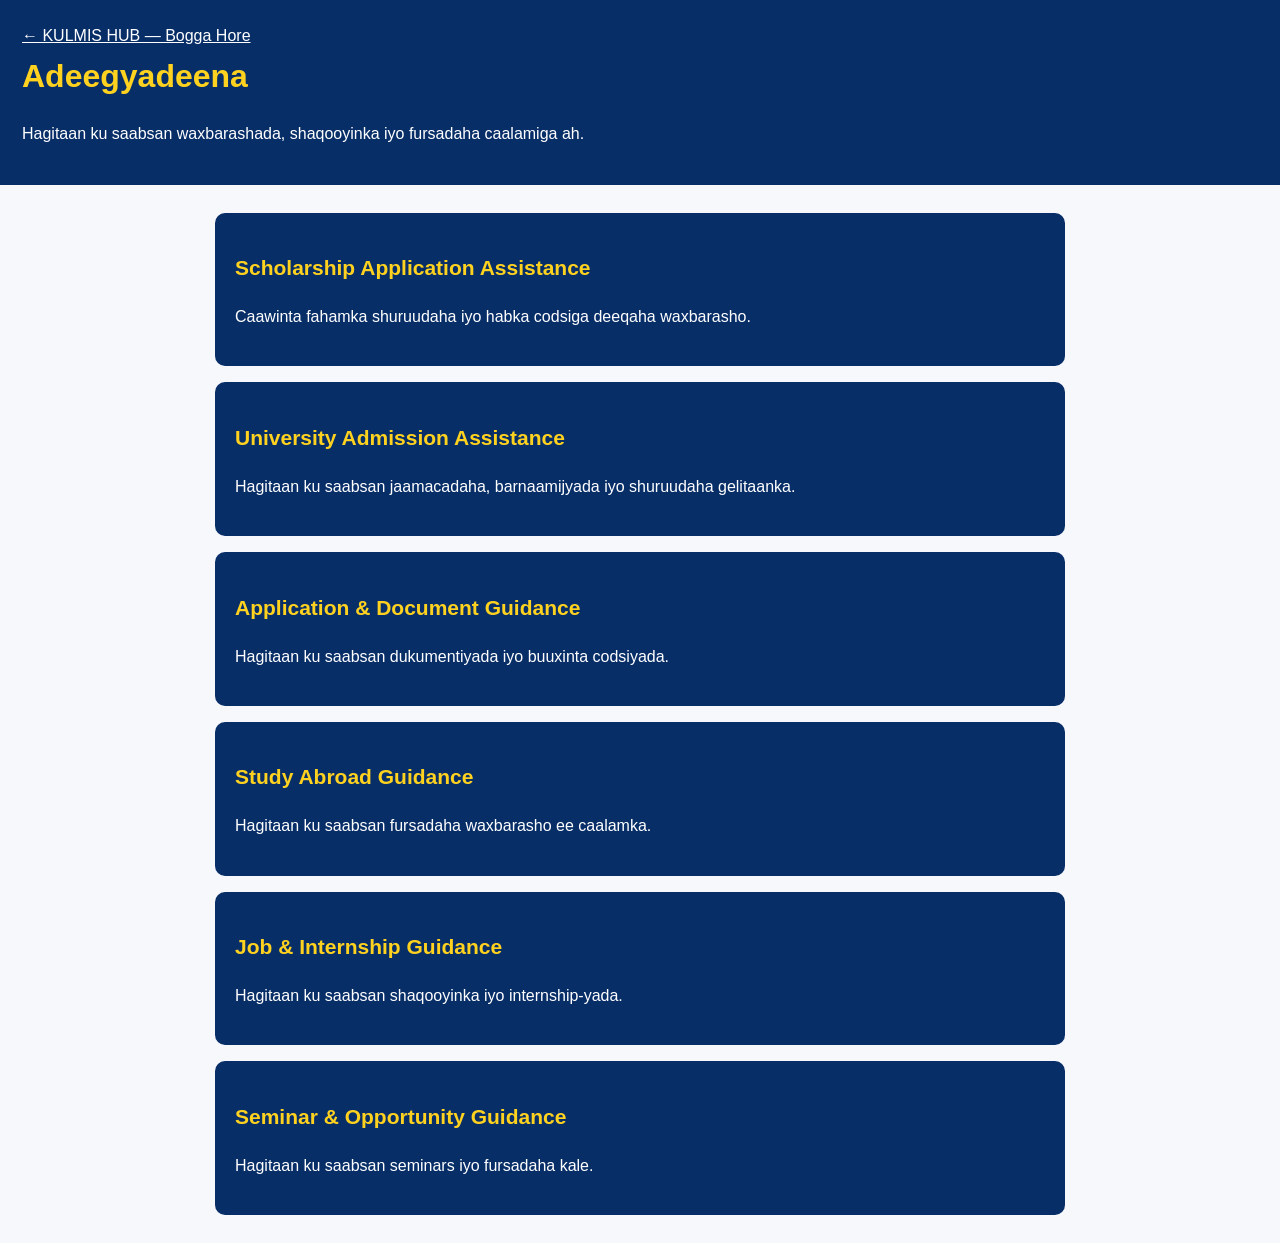
<file: adeegyadeena/index.html>
<!DOCTYPE html>
<html lang="so">
<head>
  <meta charset="UTF-8">
  <meta name="viewport" content="width=device-width, initial-scale=1">
  <title>Adeegyadeena | KULMIS HUB</title>
  <meta name="description" content="Baro adeegyada KULMIS HUB: hagitaanka deeqaha waxbarasho, gelitaanka jaamacadaha, dukumentiyada, waxbarashada dibadda iyo fursadaha shaqo.">
  <link rel="canonical" href="https://kulmishub.com/adeegyadeena">
  <meta name="robots" content="index, follow">
  <style>
    body { font-family: Arial, sans-serif; margin: 0; background: #f6f8fc; color: #102a56; line-height: 1.7; }
    header { background: #082e68; color: white; padding: 22px; }
    main { max-width: 850px; margin: 28px auto; padding: 0 16px; }
    h1, h2 { color: #ffd21f; }
    h1 { margin: 0; }
    article { background: #082e68; color: white; padding: 20px; margin: 16px 0; border-radius: 10px; }
    article h2 { font-size: 21px; }
    a { color: #ffd21f; }
    .back { color: white; }
  </style>
</head>
<body>
  <header>
    <a class="back" href="/">← KULMIS HUB — Bogga Hore</a>
    <h1>Adeegyadeena</h1>
    <p>Hagitaan ku saabsan waxbarashada, shaqooyinka iyo fursadaha caalamiga ah.</p>
  </header>
  <main>
    <article>
      <h2>Scholarship Application Assistance</h2>
      <p>Caawinta fahamka shuruudaha iyo habka codsiga deeqaha waxbarasho.</p>
    </article>
    <article>
      <h2>University Admission Assistance</h2>
      <p>Hagitaan ku saabsan jaamacadaha, barnaamijyada iyo shuruudaha gelitaanka.</p>
    </article>
    <article>
      <h2>Application &amp; Document Guidance</h2>
      <p>Hagitaan ku saabsan dukumentiyada iyo buuxinta codsiyada.</p>
    </article>
    <article>
      <h2>Study Abroad Guidance</h2>
      <p>Hagitaan ku saabsan fursadaha waxbarasho ee caalamka.</p>
    </article>
    <article>
      <h2>Job &amp; Internship Guidance</h2>
      <p>Hagitaan ku saabsan shaqooyinka iyo internship-yada.</p>
    </article>
    <article>
      <h2>Seminar &amp; Opportunity Guidance</h2>
      <p>Hagitaan ku saabsan seminars iyo fursadaha kale.</p>
    </article>
  </main>
</body>
</html>
</file>
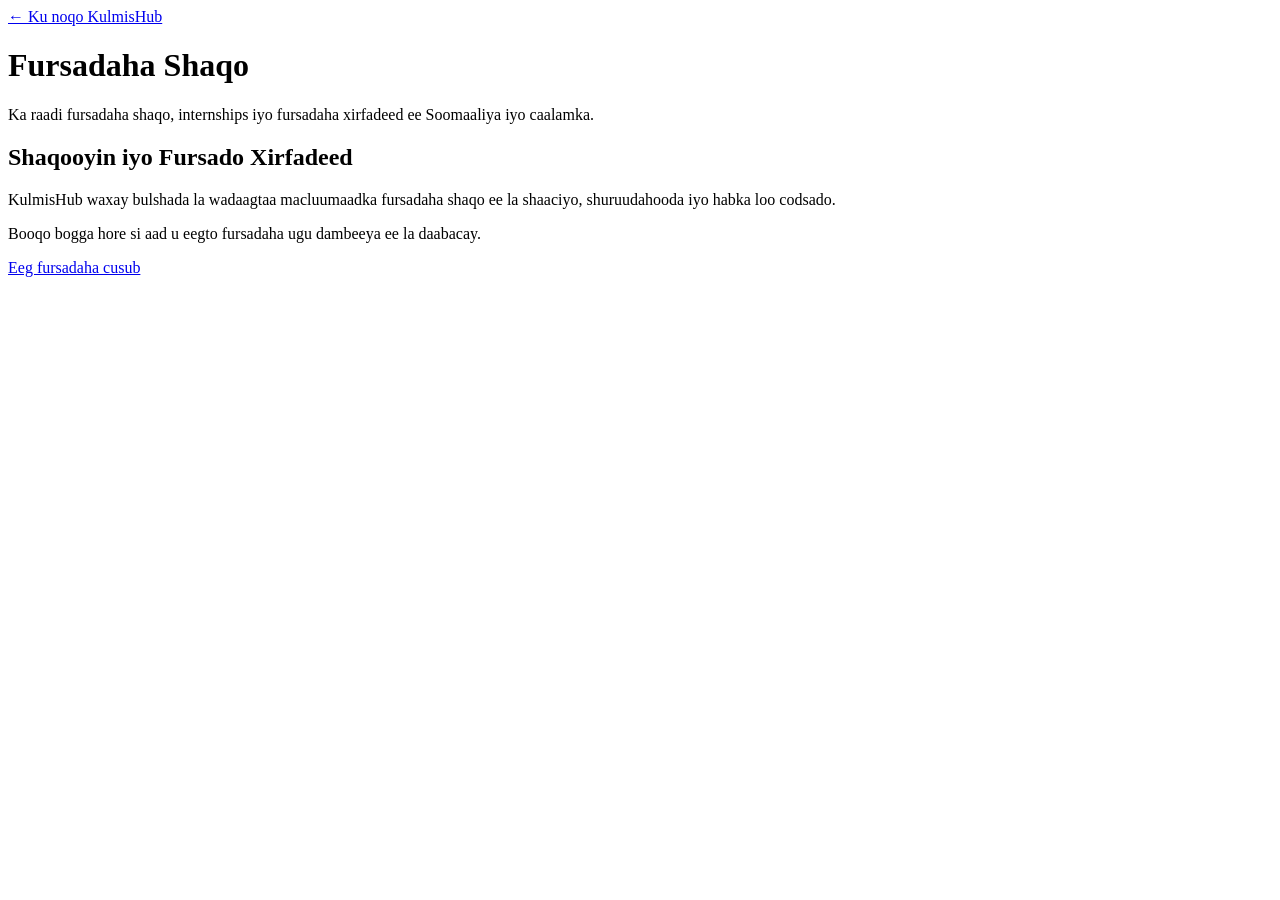
<file: fursadaha-shaqo/index.html>
<!DOCTYPE html>
<html lang="so">
<head>
  <meta charset="UTF-8">
  <meta name="viewport" content="width=device-width, initial-scale=1">

  <title>Fursadaha Shaqo | KulmisHub</title>

  <meta name="description" content="Ka hel fursadaha shaqo, shaqooyinka caalamiga ah, internships iyo fursadaha xirfadeed ee ay KulmisHub soo bandhigto.">

  <link rel="canonical" href="https://kulmishub.com/fursadaha-shaqo/">

  <meta name="robots" content="index, follow">
</head>

<body>
  <header>
    <a href="https://kulmishub.com/">← Ku noqo KulmisHub</a>
    <h1>Fursadaha Shaqo</h1>
    <p>
      Ka raadi fursadaha shaqo, internships iyo fursadaha
      xirfadeed ee Soomaaliya iyo caalamka.
    </p>
  </header>

  <main>
    <h2>Shaqooyin iyo Fursado Xirfadeed</h2>

    <p>
      KulmisHub waxay bulshada la wadaagtaa macluumaadka
      fursadaha shaqo ee la shaaciyo, shuruudahooda iyo
      habka loo codsado.
    </p>

    <p>
      Booqo bogga hore si aad u eegto fursadaha ugu dambeeya
      ee la daabacay.
    </p>

    <a href="https://kulmishub.com/">Eeg fursadaha cusub</a>
  </main>
</body>
</html>
</file>
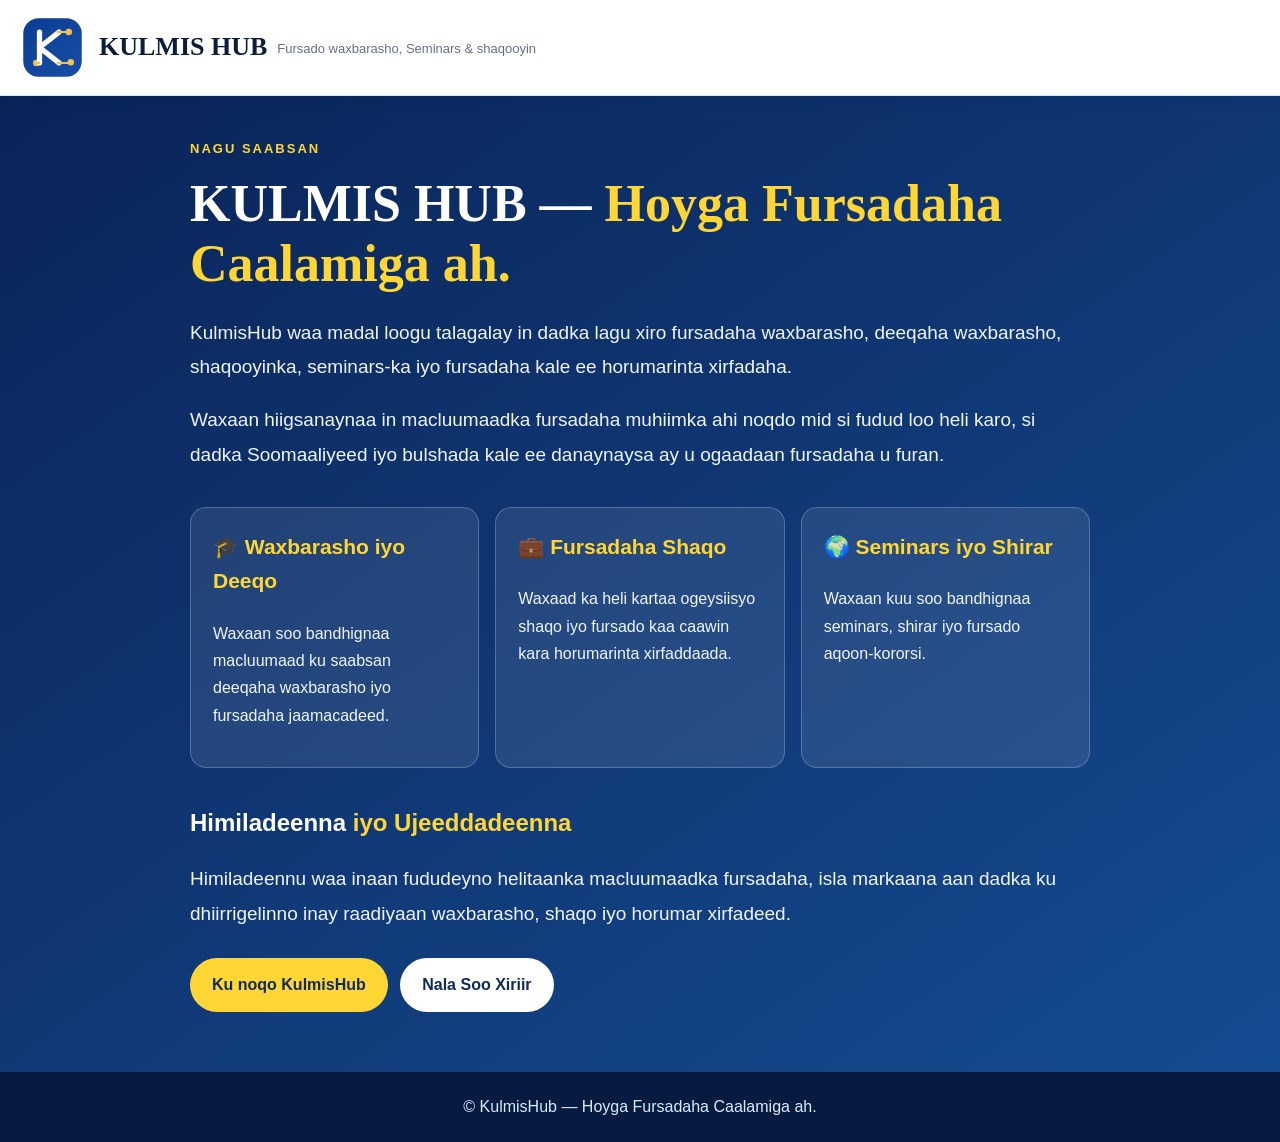
<file: nagu-saabsan/index.html>
<!DOCTYPE html>
<html lang="so">
<head>
  <meta charset="UTF-8">
  <meta name="viewport" content="width=device-width, initial-scale=1.0">
  <meta name="description" content="Baro KulmisHub, himiladiisa iyo sida uu dadka ugu xiro deeqaha waxbarasho, shaqooyinka iyo seminars-ka caalamiga ah.">
  <title>Nagu Saabsan | KulmisHub</title>
  <link rel="stylesheet" href="/style.css">
  <style>
    * { box-sizing: border-box; }
    body { margin: 0; font-family: Arial, sans-serif; color: #fff; background: #0c2d68; }
    .topbar {
      background: #fff; color: #102b59; padding: 15px 20px;
      display: flex; align-items: center; gap: 14px;
    }
    .logo {
      width: 65px; height: 65px; object-fit: contain;
      border-radius: 14px;
    }
    .brand h2 { margin: 0; font-family: Georgia, serif; font-size: 26px; }
    .brand p { margin: 3px 0 0; color: #667085; font-size: 13px; }
    .hero {
      background: linear-gradient(145deg, #0a2458, #154b91);
      padding: 42px 22px 60px; min-height: 80vh;
    }
    .content { max-width: 900px; margin: auto; }
    .eyebrow {
      color: #ffd633; font-weight: bold; letter-spacing: 2px;
      text-transform: uppercase; font-size: 13px;
    }
    h1 {
      font-family: Georgia, serif; font-size: clamp(34px, 7vw, 52px);
      line-height: 1.15; margin: 15px 0 22px;
    }
    h1 span, h2 span { color: #ffd633; }
    .intro { font-size: 19px; line-height: 1.8; color: #f1f5ff; }
    .cards {
      display: grid; grid-template-columns: repeat(auto-fit, minmax(220px, 1fr));
      gap: 16px; margin: 35px 0;
    }
    .card {
      padding: 22px; border-radius: 16px;
      background: rgba(255,255,255,.09);
      border: 1px solid rgba(255,255,255,.22);
    }
    .card h3 { color: #ffd633; margin-top: 0; font-size: 21px; }
    .card p { line-height: 1.7; color: #f1f5ff; }
    .cta {
      display: inline-block; padding: 14px 22px; margin: 8px 8px 0 0;
      border-radius: 30px; background: #ffd633; color: #102b59;
      text-decoration: none; font-weight: bold;
    }
    .cta.secondary { background: #fff; }
    footer { text-align: center; padding: 22px; background: #071b42; color: #dbeafe; }
  </style>
</head>
<body>
  <header class="topbar">
    <img class="logo" src="/logo.svg" alt="KulmisHub logo">
    <div class="brand">
      <h2>KULMIS HUB</h2>
      <p>Fursado waxbarasho, Seminars & shaqooyin</p>
    </div>
  </header>

  <main class="hero">
    <div class="content">
      <div class="eyebrow">Nagu Saabsan</div>
      <h1>KULMIS HUB — <span>Hoyga Fursadaha Caalamiga ah.</span></h1>

      <p class="intro">
        KulmisHub waa madal loogu talagalay in dadka lagu xiro
        fursadaha waxbarasho, deeqaha waxbarasho, shaqooyinka,
        seminars-ka iyo fursadaha kale ee horumarinta xirfadaha.
      </p>

      <p class="intro">
        Waxaan hiigsanaynaa in macluumaadka fursadaha muhiimka ahi
        noqdo mid si fudud loo heli karo, si dadka Soomaaliyeed iyo
        bulshada kale ee danaynaysa ay u ogaadaan fursadaha u furan.
      </p>

      <div class="cards">
        <section class="card">
          <h3>🎓 Waxbarasho iyo Deeqo</h3>
          <p>Waxaan soo bandhignaa macluumaad ku saabsan deeqaha waxbarasho iyo fursadaha jaamacadeed.</p>
        </section>
        <section class="card">
          <h3>💼 Fursadaha Shaqo</h3>
          <p>Waxaad ka heli kartaa ogeysiisyo shaqo iyo fursado kaa caawin kara horumarinta xirfaddaada.</p>
        </section>
        <section class="card">
          <h3>🌍 Seminars iyo Shirar</h3>
          <p>Waxaan kuu soo bandhignaa seminars, shirar iyo fursado aqoon-kororsi.</p>
        </section>
      </div>

      <h2>Himiladeenna <span>iyo Ujeeddadeenna</span></h2>
      <p class="intro">
        Himiladeennu waa inaan fududeyno helitaanka macluumaadka
        fursadaha, isla markaana aan dadka ku dhiirrigelinno inay
        raadiyaan waxbarasho, shaqo iyo horumar xirfadeed.
      </p>

      <a class="cta" href="/">Ku noqo KulmisHub</a>
      <a class="cta secondary" href="/nala-soo-xiriir/">Nala Soo Xiriir</a>
    </div>
  </main>

  <footer>© KulmisHub — Hoyga Fursadaha Caalamiga ah.</footer>
</body>
</html>
</file>
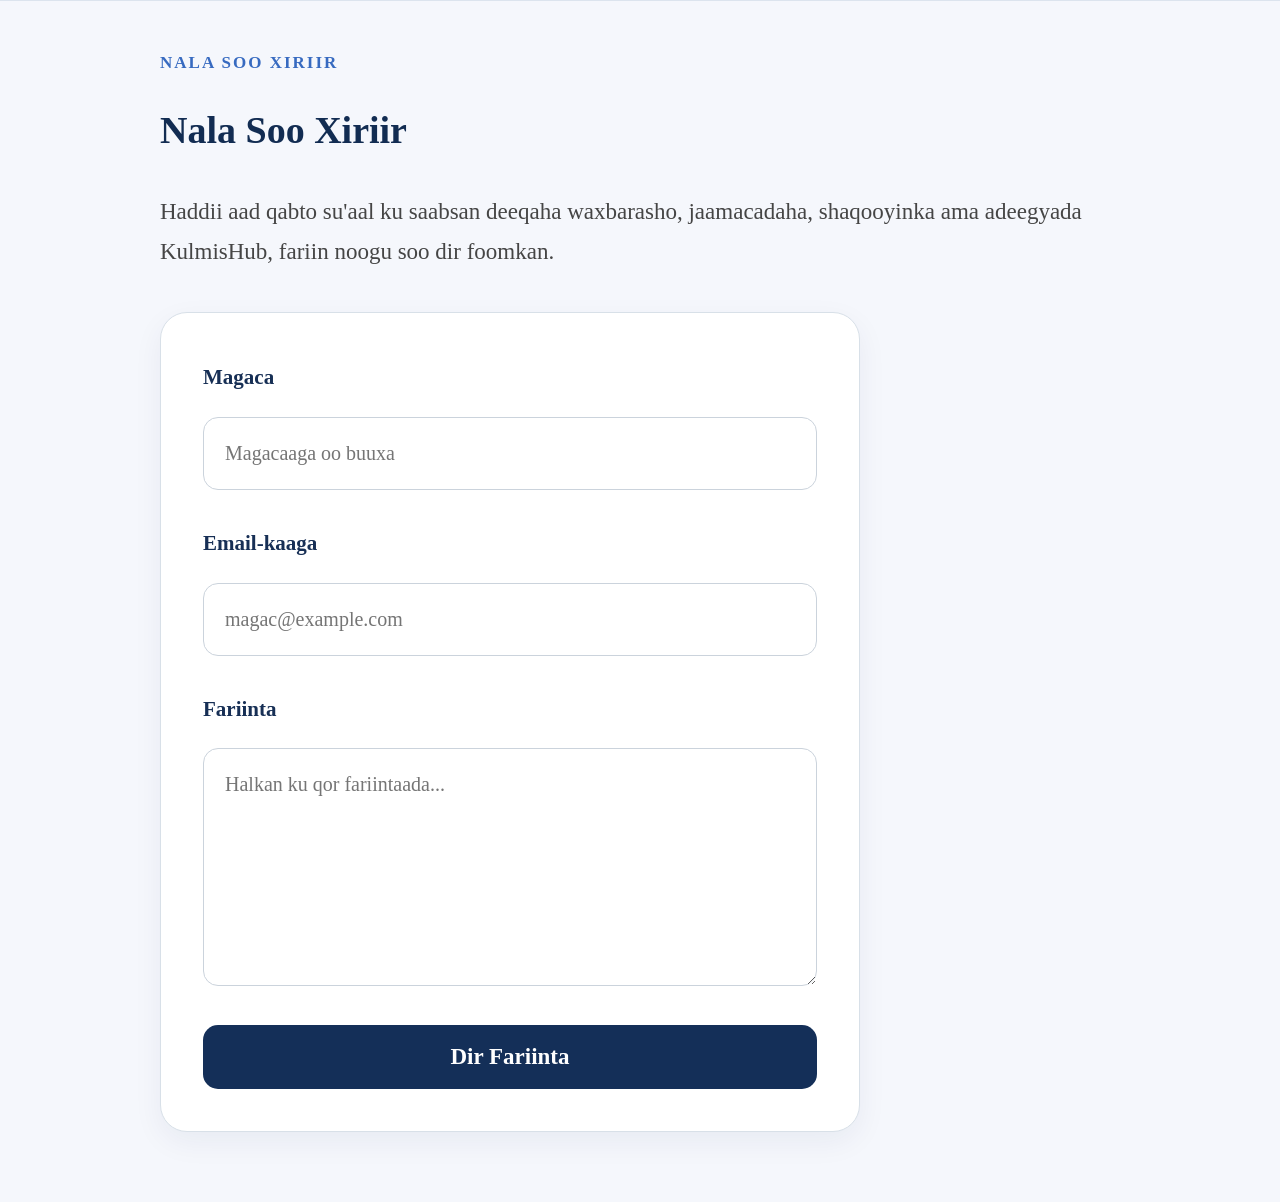
<file: nala-soo-xiriir/index.html>
<!DOCTYPE html>
<html lang="so">
<head>
  <meta charset="UTF-8">
  <meta name="viewport" content="width=device-width, initial-scale=1">
  <title>Nala Soo Xiriir | KulmisHub</title>
  <meta name="description" content="La xiriir KulmisHub wixii su'aalo, talooyin iyo iskaashi ah.">
  <link rel="canonical" href="https://kulmishub.com/nala-soo-xiriir/">
  <meta name="robots" content="index, follow">
  <link rel="stylesheet" href="/style.css">
  <style>
    * { box-sizing: border-box; }

    body {
      margin: 0;
      background: #f5f7fc;
      color: #172f55;
      font-family: Georgia, "Times New Roman", serif;
    }

    .contact-page {
      max-width: 1000px;
      margin: 0 auto;
      padding: 48px 20px 70px;
    }

    .section-label {
      color: #376ac0;
      font-size: 17px;
      font-weight: bold;
      letter-spacing: 2px;
      margin-bottom: 22px;
    }

    h1 {
      color: #122c52;
      font-size: 38px;
      margin: 0 0 30px;
    }

    .intro {
      color: #454545;
      font-size: 23px;
      line-height: 1.75;
      margin-bottom: 40px;
    }

    .contact-form {
      background: #fff;
      border: 1px solid #d8e0e8;
      border-radius: 27px;
      padding: 42px;
      box-shadow: 0 10px 30px rgba(16, 40, 80, .06);
    }

    .contact-form label {
      display: block;
      font-weight: bold;
      font-size: 21px;
      margin: 5px 0 14px;
    }

    .contact-form input,
    .contact-form textarea {
      width: 100%;
      padding: 19px 21px;
      border: 1px solid #cbd3dc;
      border-radius: 15px;
      background: #fff;
      color: #222;
      font-family: inherit;
      font-size: 20px;
      margin-bottom: 23px;
    }

    .contact-form textarea {
      min-height: 190px;
      resize: vertical;
    }

    .contact-form input:focus,
    .contact-form textarea:focus {
      outline: 2px solid #315f9f;
      border-color: #315f9f;
    }

    .contact-form button {
      border: 0;
      border-radius: 15px;
      padding: 19px 32px;
      background: #142f58;
      color: #fff;
      font-family: inherit;
      font-size: 23px;
      font-weight: bold;
      cursor: pointer;
    }

    .contact-form button:hover {
      background: #234c83;
    }

    @media (max-width: 600px) {
      .contact-page { padding: 35px 18px 50px; }
      h1 { font-size: 34px; }
      .intro { font-size: 20px; }
      .contact-form { padding: 25px 20px; border-radius: 23px; }
      .contact-form label { font-size: 19px; }
      .contact-form input,
      .contact-form textarea { font-size: 18px; padding: 17px; }
      .contact-form button { font-size: 21px; width: auto; }
    }
  </style>
</head>

<body>
  <header>
    <!-- Header-ka guud ee KulmisHub waxaa bixiya style.css haddii uu ku jiro. -->
  </header>

  <main class="contact-page">
    <div class="section-label">NALA SOO XIRIIR</div>
    <h1>Nala Soo Xiriir</h1>

    <p class="intro">
      Haddii aad qabto su'aal ku saabsan deeqaha waxbarasho,
      jaamacadaha, shaqooyinka ama adeegyada KulmisHub,
      fariin noogu soo dir foomkan.
    </p>

    <div class="contact-form">
      <form action="https://formsubmit.co/info@kulmishub.com" method="POST">
        <input type="hidden" name="_subject" value="Fariin cusub oo ka timid KulmisHub">
        <input type="hidden" name="_template" value="table">
        <input type="hidden" name="_next" value="https://kulmishub.com/mahadsanid.html">

        <label for="contactName">Magaca</label>
        <input id="contactName" type="text" name="name"
          placeholder="Magacaaga oo buuxa" required>

        <label for="contactEmail">Email-kaaga</label>
        <input id="contactEmail" type="email" name="email"
          placeholder="magac@example.com" required>

        <label for="contactMessage">Fariinta</label>
        <textarea id="contactMessage" name="message" rows="6"
          placeholder="Halkan ku qor fariintaada..." required></textarea>

        <button type="submit">Dir Fariinta</button>
      </form>
    </div>
  </main>
</body>
</html>
</file>
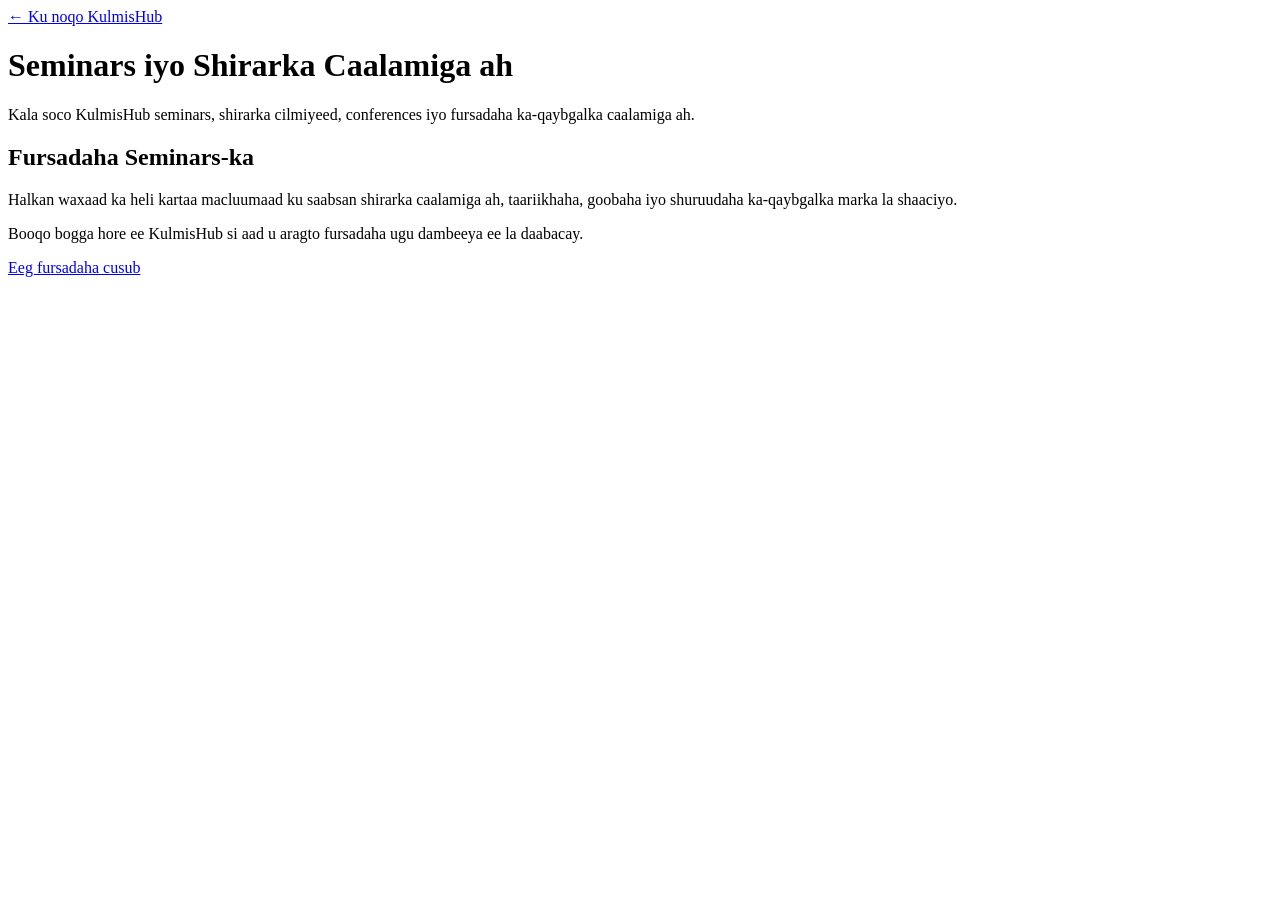
<file: seminars/index.html>
<!DOCTYPE html>
<html lang="so">
<head>
  <meta charset="UTF-8">
  <meta name="viewport" content="width=device-width, initial-scale=1">

  <title>Seminars iyo Shirarka Caalamiga ah | KulmisHub</title>

  <meta name="description" content="Ka hel seminars, shirar cilmiyeed, conferences iyo fursado ka-qaybgal oo caalami ah. Kala soco wararkooda KulmisHub.">

  <link rel="canonical" href="https://kulmishub.com/seminars/">

  <meta name="robots" content="index, follow">
</head>

<body>
  <header>
    <a href="https://kulmishub.com/">← Ku noqo KulmisHub</a>
    <h1>Seminars iyo Shirarka Caalamiga ah</h1>
    <p>
      Kala soco KulmisHub seminars, shirarka cilmiyeed,
      conferences iyo fursadaha ka-qaybgalka caalamiga ah.
    </p>
  </header>

  <main>
    <h2>Fursadaha Seminars-ka</h2>
    <p>
      Halkan waxaad ka heli kartaa macluumaad ku saabsan
      shirarka caalamiga ah, taariikhaha, goobaha iyo shuruudaha
      ka-qaybgalka marka la shaaciyo.
    </p>

    <p>
      Booqo bogga hore ee KulmisHub si aad u aragto fursadaha
      ugu dambeeya ee la daabacay.
    </p>

    <a href="https://kulmishub.com/">Eeg fursadaha cusub</a>
  </main>
</body>
</html>
</file>
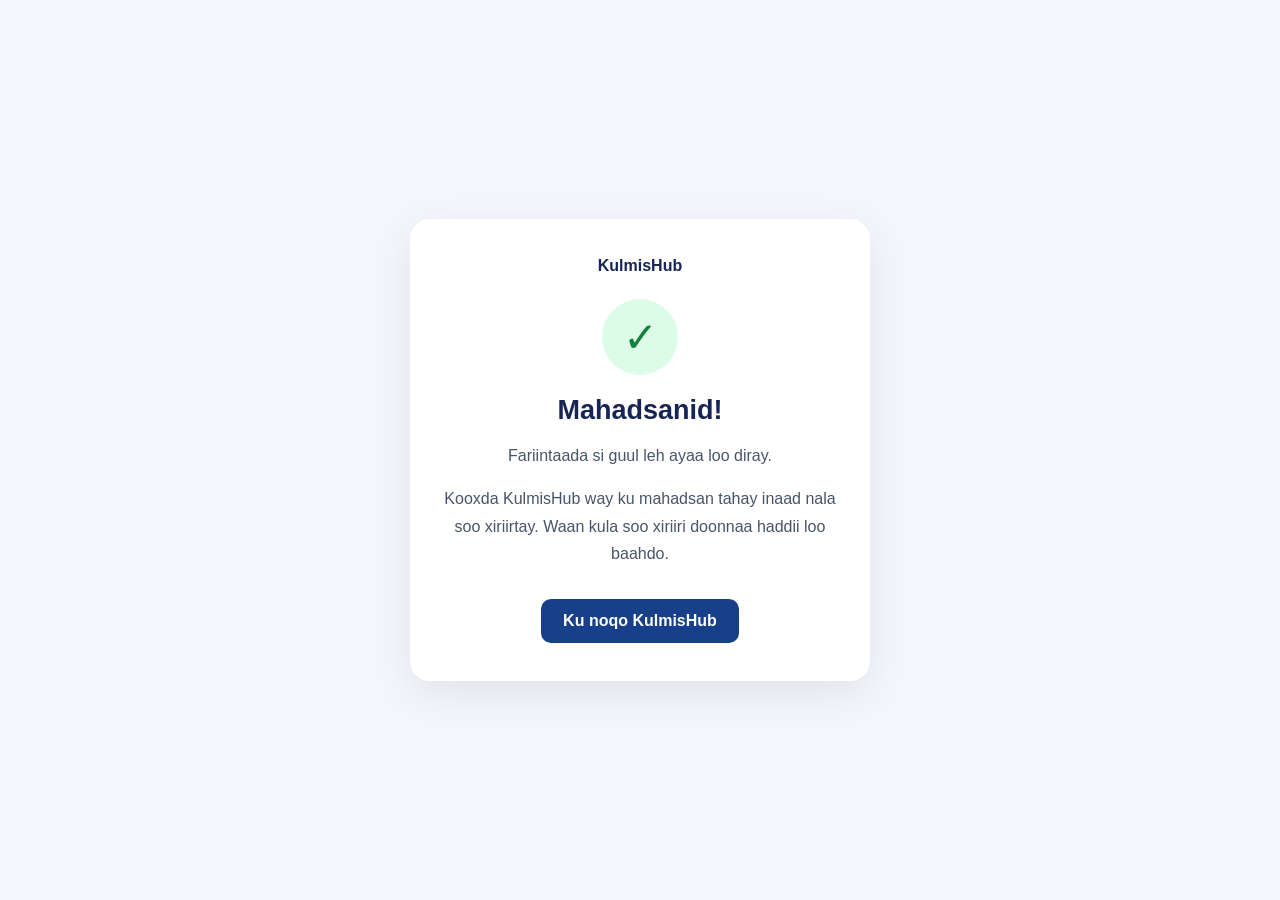
<file: mahadsanid.html>
<!DOCTYPE html>
<html lang="so">
<head>
  <meta charset="UTF-8">
  <meta name="viewport" content="width=device-width, initial-scale=1.0">
  <meta name="robots" content="noindex">
  <title>Mahadsanid | KulmisHub</title>
  <style>
    * { box-sizing: border-box; }
    body {
      margin: 0;
      min-height: 100vh;
      display: grid;
      place-items: center;
      padding: 20px;
      font-family: Arial, sans-serif;
      background: #f3f6fb;
      color: #172554;
    }
    .card {
      max-width: 460px;
      width: 100%;
      padding: 38px 24px;
      text-align: center;
      background: white;
      border-radius: 20px;
      box-shadow: 0 12px 40px rgba(0,0,0,.08);
    }
    .check {
      width: 76px;
      height: 76px;
      margin: 0 auto 20px;
      display: grid;
      place-items: center;
      border-radius: 50%;
      background: #dcfce7;
      color: #15803d;
      font-size: 42px;
    }
    h1 { margin: 0 0 14px; font-size: 27px; }
    p { color: #475569; line-height: 1.7; }
    a {
      display: inline-block;
      margin-top: 16px;
      padding: 13px 22px;
      border-radius: 10px;
      background: #173f8a;
      color: white;
      text-decoration: none;
      font-weight: bold;
    }
    a:hover { background: #102e68; }
    .brand { margin-bottom: 24px; font-weight: bold; }
  </style>
</head>
<body>
  <main class="card">
    <div class="brand">KulmisHub</div>
    <div class="check">✓</div>
    <h1>Mahadsanid!</h1>
    <p>Fariintaada si guul leh ayaa loo diray.</p>
    <p>Kooxda KulmisHub way ku mahadsan tahay inaad nala soo xiriirtay. Waan kula soo xiriiri doonnaa haddii loo baahdo.</p>
    <a href="https://kulmishub.com/">Ku noqo KulmisHub</a>
  </main>
</body>
</html>
</file>
<file: style.css>
:root{
  --navy:#0b1f3a;
  --navy2:#12345b;
  --gold:#d6a83d;
  --blue:#0b3d91;
  --text:#162235;
  --muted:#66758a;
  --bg:#f6f8fb;
  --white:#fff;
  --border:#dce4ee;
  --shadow:0 12px 35px rgba(11,31,58,.08);
}
*{box-sizing:border-box}
html{scroll-behavior:smooth}
body{margin:0;font-family:Inter,system-ui,-apple-system,BlinkMacSystemFont,"Segoe UI",Arial,sans-serif;color:var(--text);background:var(--bg);line-height:1.65}
a{color:inherit}
.wrap{width:min(1180px,calc(100% - 32px));margin:0 auto}
header{position:sticky;top:0;z-index:100;background:rgba(255,255,255,.97);border-bottom:1px solid var(--border);box-shadow:0 4px 18px rgba(11,31,58,.06);backdrop-filter:blur(12px)}
.nav{min-height:78px;display:flex;align-items:center;gap:24px;position:relative}
.brand{display:flex;align-items:center;gap:10px;text-decoration:none;min-width:0;color:var(--navy)}
.brand img{width:46px;height:46px;flex:0 0 46px;display:block}
.brand-text{display:flex;flex-direction:column;line-height:1.08;min-width:0}
.brand-text strong{font-size:20px;letter-spacing:.8px;white-space:nowrap}
.brand-text small{margin-top:5px;font-size:10px;color:var(--muted);font-weight:600;white-space:nowrap;overflow:hidden;text-overflow:ellipsis;max-width:320px}
header nav{margin-left:auto;display:flex;align-items:center;justify-content:flex-end;gap:4px}
header nav a{padding:10px 11px;border-radius:9px;text-decoration:none;font-size:14px;font-weight:700;color:#23344b;white-space:nowrap}
header nav a:hover,header nav a:focus{background:#eef4fb;color:var(--blue)}
.menu{display:none;margin-left:auto;background:var(--navy);border:0;color:#fff;font-size:24px;line-height:1;border-radius:10px;cursor:pointer;padding:10px 12px;z-index:120}
main{min-height:60vh}
.page{display:none}.page.active{display:block}
.hero{padding:76px 0 62px;background:linear-gradient(180deg,#fff 0%,#f6f8fb 100%)}
.hero>.wrap{display:grid;grid-template-columns:minmax(0,1.3fr) minmax(300px,.7fr);gap:44px;align-items:start}
.home-copy label,.section> .wrap>label,.social-box>label{display:inline-block;color:var(--blue);font-size:13px;font-weight:800;letter-spacing:1.2px;text-transform:uppercase}
.home-copy h1{font-size:clamp(38px,5vw,66px);line-height:1.08;letter-spacing:-1.8px;margin:12px 0 22px;color:var(--navy);max-width:800px}
.home-copy p{font-size:18px;color:#3b4b60;margin:0 0 18px;max-width:850px}
.social-box{background:var(--navy);color:#fff;border-radius:24px;padding:28px;box-shadow:var(--shadow);position:sticky;top:100px}
.social-box h2{font-size:28px;margin:6px 0 20px;color:#fff}
.social-links{display:grid;gap:10px;max-width:600px}
.social-links a{display:flex;justify-content:space-between;align-items:center;gap:15px;padding:14px 16px;border:1px solid rgba(255,255,255,.15);border-radius:12px;text-decoration:none;background:rgba(255,255,255,.04);transition:.2s}
.social-links a:hover{transform:translateY(-1px);background:rgba(255,255,255,.09);border-color:rgba(214,168,61,.65)}
.social-links a b{color:#fff}.social-links a span{color:#c4cfdb;font-size:13px;text-align:right}
.section{padding:68px 0}.section>.wrap{background:#fff;border:1px solid var(--border);border-radius:24px;padding:38px;box-shadow:var(--shadow)}
.section h2{font-size:clamp(30px,4vw,44px);line-height:1.15;margin:8px 0 22px;color:var(--navy)}
.section h3{color:var(--navy2);margin-top:28px}
.section p,.section li{font-size:16px}.section p{color:#3d4c60}
.choice-grid{display:grid;grid-template-columns:repeat(auto-fit,minmax(190px,1fr));gap:18px;margin-top:28px}
.choice-card{border:1px solid var(--border);border-radius:18px;padding:24px;background:#fff;cursor:pointer;text-align:left;transition:.2s;color:var(--text)}
.choice-card:hover{transform:translateY(-3px);box-shadow:var(--shadow);border-color:#c9d6e5}
.choice-card span{font-size:34px;display:block;margin-bottom:12px}.choice-card b{font-size:19px;display:block}.choice-card small{display:block;margin-top:7px;color:var(--muted);line-height:1.5}
.back{margin-top:22px;border:0;background:#eef4fb;color:var(--blue);font-weight:800;cursor:pointer;border-radius:10px;padding:10px 14px}
.country-list,.result-list{display:grid;grid-template-columns:repeat(auto-fit,minmax(220px,1fr));gap:14px;margin-top:22px}
.country-btn,.result-card{padding:18px;border:1px solid var(--border);border-radius:15px;background:#fff;color:var(--text)}
.country-btn{cursor:pointer;text-align:left;font-weight:700}.country-btn:hover{border-color:var(--gold);background:#fffdf7}
.service-grid{display:grid;grid-template-columns:repeat(3,1fr);gap:16px;margin-top:25px}.service-grid article{border:1px solid var(--border);border-radius:16px;padding:20px;background:#fbfcfe}.service-grid article b{color:var(--navy)}
.contact-form{max-width:700px}.contact-form form{display:grid;gap:8px}.contact-form label{font-weight:700;margin-top:8px}.contact-form input,.contact-form textarea{width:100%;box-sizing:border-box;border:1px solid var(--border);border-radius:10px;padding:13px;font:inherit;background:#fff;color:var(--text)}.contact-form input:focus,.contact-form textarea:focus{outline:3px solid #dceaff;border-color:#80aef1}.contact-form button{border:0;border-radius:10px;padding:13px 18px;font-weight:800;cursor:pointer;background:var(--blue);color:#fff;margin-top:8px}.contact-form button:hover{background:#082e6d}
.saudi-post{grid-column:1/-1;background:#fff;border:1px solid var(--border);border-radius:20px;overflow:hidden;box-shadow:var(--shadow)}
.saudi-post-image{width:100%;display:block;max-height:620px;object-fit:cover}.saudi-post-body{padding:28px;line-height:1.8}.saudi-post-body h3{margin:0 0 8px;color:var(--blue);font-size:30px;line-height:1.3}.saudi-post-body h4{margin:28px 0 10px;color:var(--blue);font-size:21px}.saudi-meta{color:var(--muted);font-size:14px;margin-bottom:22px}.saudi-post-body ul{padding-left:22px}.saudi-post-body li{margin-bottom:9px}.saudi-dates{background:#eef5ff;border-left:5px solid var(--blue);border-radius:10px;padding:15px 18px}.saudi-note{background:#fff8df;border-left:5px solid var(--gold);border-radius:10px;padding:16px 18px;margin-top:20px}.saudi-apply{display:inline-block;margin-top:22px;padding:14px 22px;border-radius:10px;background:var(--blue);color:#fff;text-decoration:none;font-weight:700}.saudi-apply:hover{background:#082e6d}
.bottom-menu{display:none}
footer{background:var(--navy);color:#fff;text-align:center;padding:30px 15px;margin-top:0}footer a{color:#fff;font-weight:700;text-decoration:none}footer a:hover{text-decoration:underline}footer small{opacity:.8}
@media(max-width:1050px){
  .nav{min-height:72px}.brand img{width:42px;height:42px;flex-basis:42px}.brand-text strong{font-size:18px}.brand-text small{max-width:220px}
  header nav a{font-size:13px;padding:9px 8px}.hero{padding-top:58px}.hero>.wrap{grid-template-columns:1fr 340px;gap:28px}
}
@media(max-width:850px){
  .menu{display:block}header nav{display:none;position:absolute;right:0;top:68px;width:min(300px,calc(100vw - 32px));background:#fff;border:1px solid var(--border);border-radius:14px;padding:10px;box-shadow:0 15px 35px rgba(11,31,58,.16);z-index:110}
  header nav.open{display:flex;flex-direction:column;align-items:stretch;gap:3px}header nav a{display:block;padding:12px 14px;border-radius:9px}
  .hero>.wrap{grid-template-columns:1fr}.social-box{position:static}.service-grid{grid-template-columns:repeat(2,1fr)}
}
@media(max-width:600px){
  .wrap{width:min(100% - 22px,1180px)}.nav{min-height:64px;gap:8px}.brand{gap:8px}.brand img{width:38px;height:38px;flex-basis:38px}.brand-text strong{font-size:16px}.brand-text small{font-size:8px;max-width:180px}.menu{font-size:22px;padding:9px 10px}
  .hero{padding:38px 0 35px}.hero>.wrap{gap:25px}.home-copy h1{font-size:39px;letter-spacing:-1px;margin-bottom:18px}.home-copy p{font-size:16px}.social-box{padding:20px;border-radius:18px}.social-box h2{font-size:25px}.social-links a{padding:13px}.social-links a span{font-size:11px}
  .section{padding:35px 0}.section>.wrap{padding:22px 18px;border-radius:18px}.section h2{font-size:30px}.section p,.section li{font-size:15px}.choice-grid{grid-template-columns:1fr}.service-grid{grid-template-columns:1fr}.country-list,.result-list{grid-template-columns:1fr}
  .saudi-post-body{padding:20px}.saudi-post-body h3{font-size:25px}.saudi-post-body h4{font-size:19px}.saudi-post-image{max-height:none}
  footer{padding:24px 12px;font-size:13px}
}
@media(min-width:851px){.bottom-menu{display:none!important}}


/* Admission & Job service pricing notice */
.service-note{margin-top:20px;padding:16px 18px;border:1px solid #d8dee9;border-radius:14px;background:#f7f9fc;line-height:1.7}
.service-grid article small{display:block;margin-top:12px;line-height:1.6}
@media (max-width:700px){.service-note{font-size:14px;padding:14px}.service-grid article small{font-size:13px}}
</file>
